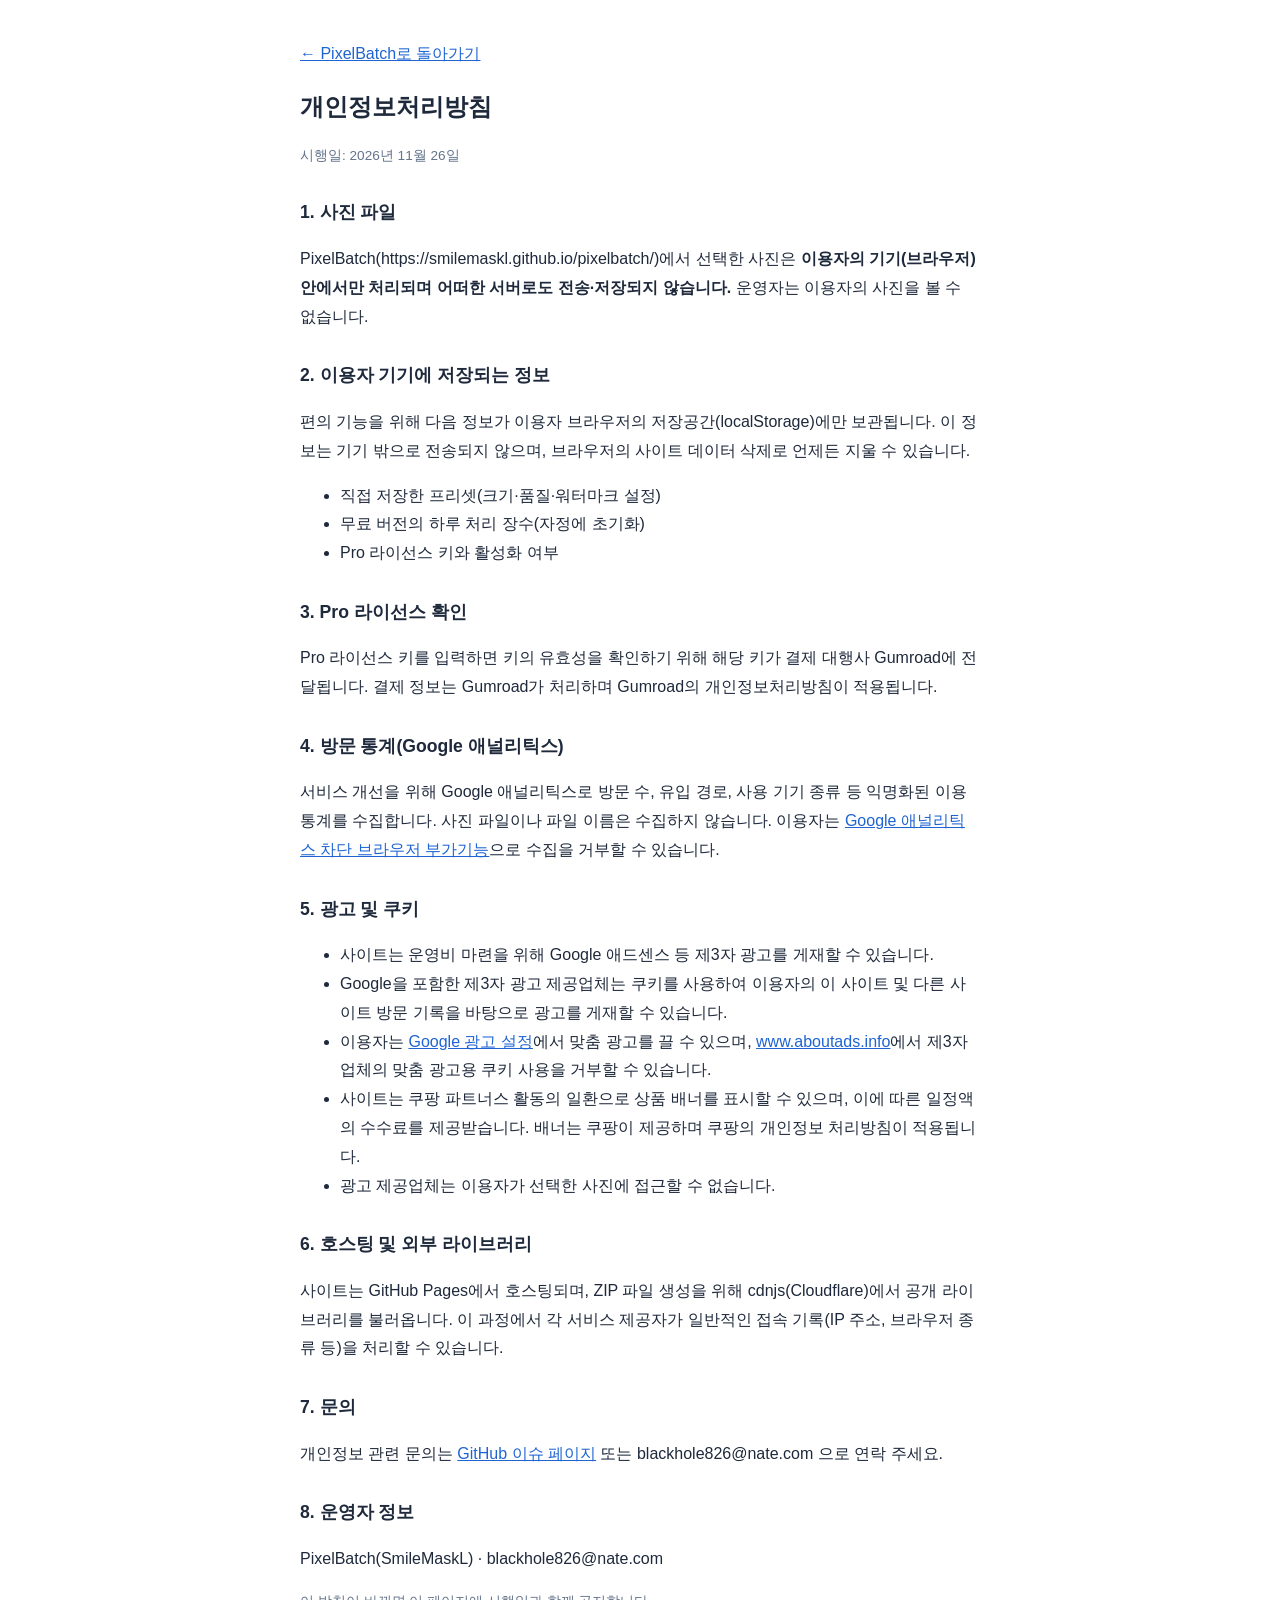
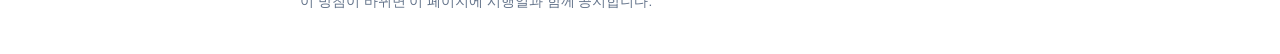
<file: privacy.html>
<!DOCTYPE html>
<html lang="ko">
<head>
<meta charset="UTF-8">
<meta name="viewport" content="width=device-width, initial-scale=1">
<title>개인정보처리방침 | PixelBatch</title>
<meta name="description" content="PixelBatch 개인정보처리방침. 사진은 서버로 전송되지 않으며, 방문 통계와 광고 쿠키 사용에 대해 안내합니다.">
<link rel="canonical" href="https://smilemaskl.github.io/pixelbatch/privacy.html">
<link rel="icon" href="icons/icon-192.png">
<script async src="https://pagead2.googlesyndication.com/pagead/js/adsbygoogle.js?client=ca-pub-4674765308814336" crossorigin="anonymous"></script>
<style>
body{font-family:-apple-system,BlinkMacSystemFont,"Segoe UI",Roboto,"Noto Sans KR","Malgun Gothic",sans-serif;max-width:680px;margin:40px auto;padding:0 20px;line-height:1.8;color:#1e293b;}
h1{font-size:1.5rem;} h2{font-size:1.1rem;margin-top:1.8rem;}
a{color:#1e64d2;}
.meta{color:#64748b;font-size:.85rem;}
</style>
</head>
<body>
<p><a href="./">← PixelBatch로 돌아가기</a></p>
<h1>개인정보처리방침</h1>
<p class="meta">시행일: 2026년 11월 26일</p>

<h2>1. 사진 파일</h2>
<p>PixelBatch(https://smilemaskl.github.io/pixelbatch/)에서 선택한 사진은 <strong>이용자의 기기(브라우저) 안에서만 처리되며 어떠한 서버로도 전송·저장되지 않습니다.</strong> 운영자는 이용자의 사진을 볼 수 없습니다.</p>

<h2>2. 이용자 기기에 저장되는 정보</h2>
<p>편의 기능을 위해 다음 정보가 이용자 브라우저의 저장공간(localStorage)에만 보관됩니다. 이 정보는 기기 밖으로 전송되지 않으며, 브라우저의 사이트 데이터 삭제로 언제든 지울 수 있습니다.</p>
<ul>
  <li>직접 저장한 프리셋(크기·품질·워터마크 설정)</li>
  <li>무료 버전의 하루 처리 장수(자정에 초기화)</li>
  <li>Pro 라이선스 키와 활성화 여부</li>
</ul>

<h2>3. Pro 라이선스 확인</h2>
<p>Pro 라이선스 키를 입력하면 키의 유효성을 확인하기 위해 해당 키가 결제 대행사 Gumroad에 전달됩니다. 결제 정보는 Gumroad가 처리하며 Gumroad의 개인정보처리방침이 적용됩니다.</p>

<h2>4. 방문 통계(Google 애널리틱스)</h2>
<p>서비스 개선을 위해 Google 애널리틱스로 방문 수, 유입 경로, 사용 기기 종류 등 익명화된 이용 통계를 수집합니다. 사진 파일이나 파일 이름은 수집하지 않습니다. 이용자는 <a href="https://tools.google.com/dlpage/gaoptout" target="_blank" rel="noopener">Google 애널리틱스 차단 브라우저 부가기능</a>으로 수집을 거부할 수 있습니다.</p>

<h2>5. 광고 및 쿠키</h2>
<ul>
  <li>사이트는 운영비 마련을 위해 Google 애드센스 등 제3자 광고를 게재할 수 있습니다.</li>
  <li>Google을 포함한 제3자 광고 제공업체는 쿠키를 사용하여 이용자의 이 사이트 및 다른 사이트 방문 기록을 바탕으로 광고를 게재할 수 있습니다.</li>
  <li>이용자는 <a href="https://adssettings.google.com/" target="_blank" rel="noopener">Google 광고 설정</a>에서 맞춤 광고를 끌 수 있으며, <a href="https://www.aboutads.info/choices/" target="_blank" rel="noopener">www.aboutads.info</a>에서 제3자 업체의 맞춤 광고용 쿠키 사용을 거부할 수 있습니다.</li>
  <li>사이트는 쿠팡 파트너스 활동의 일환으로 상품 배너를 표시할 수 있으며, 이에 따른 일정액의 수수료를 제공받습니다. 배너는 쿠팡이 제공하며 쿠팡의 개인정보 처리방침이 적용됩니다.</li>
  <li>광고 제공업체는 이용자가 선택한 사진에 접근할 수 없습니다.</li>
</ul>

<h2>6. 호스팅 및 외부 라이브러리</h2>
<p>사이트는 GitHub Pages에서 호스팅되며, ZIP 파일 생성을 위해 cdnjs(Cloudflare)에서 공개 라이브러리를 불러옵니다. 이 과정에서 각 서비스 제공자가 일반적인 접속 기록(IP 주소, 브라우저 종류 등)을 처리할 수 있습니다.</p>

<h2>7. 문의</h2>
<p>개인정보 관련 문의는 <a href="https://github.com/SmileMaskL/pixelbatch/issues" target="_blank" rel="noopener">GitHub 이슈 페이지</a> 또는 blackhole826@nate.com 으로 연락 주세요.</p>

<h2>8. 운영자 정보</h2>
<p>PixelBatch(SmileMaskL) · blackhole826@nate.com</p>
<p class="meta">이 방침이 바뀌면 이 페이지에 시행일과 함께 공지합니다.</p>
</body>
</html>
</file>
